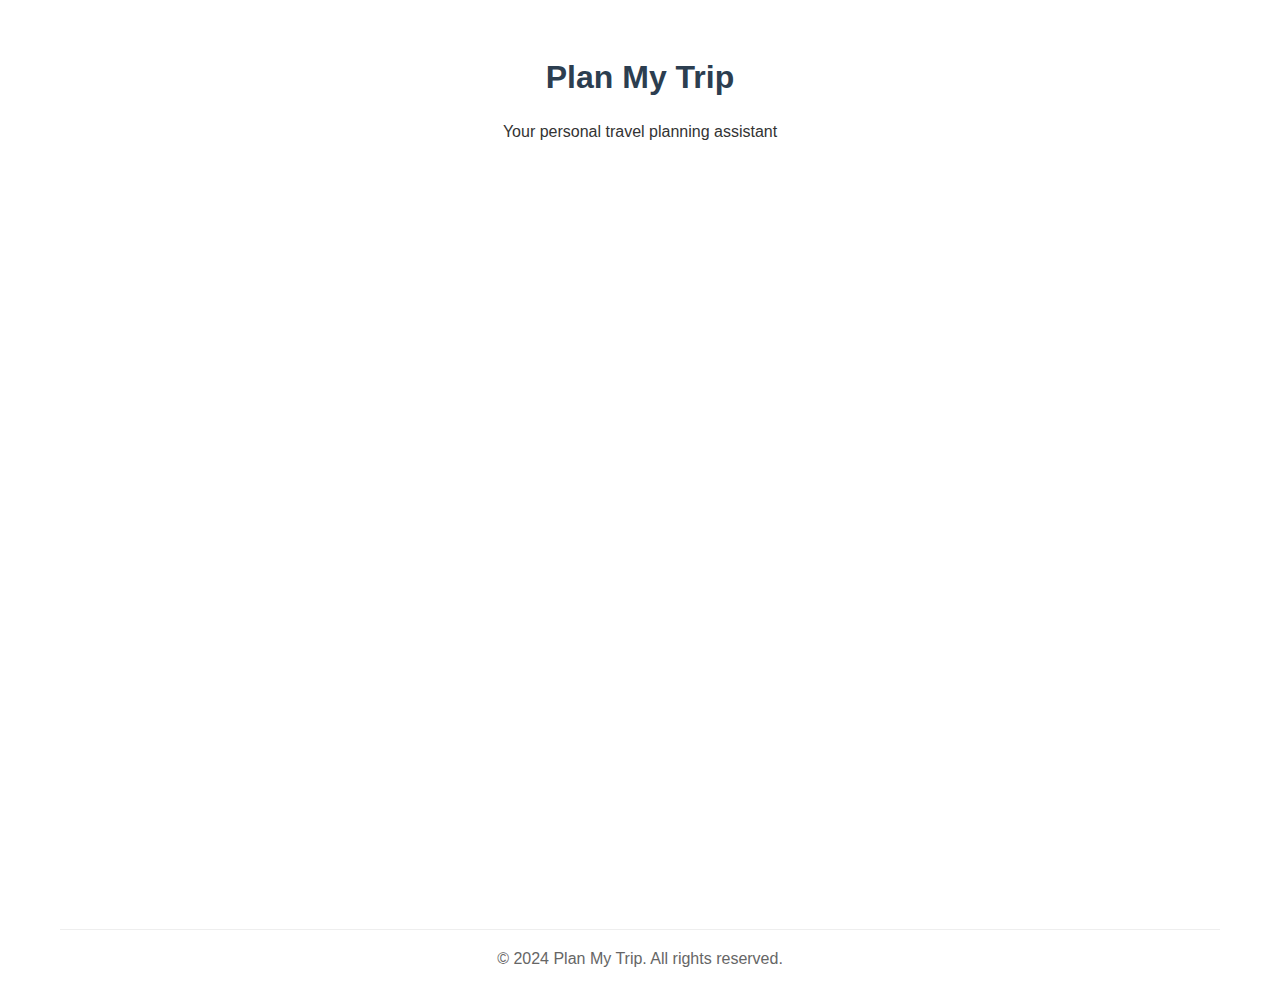
<file: index.html>
<!DOCTYPE html>
<html lang="en">
<head>
    <meta charset="UTF-8">
    <meta name="viewport" content="width=device-width, initial-scale=1.0">
    <title>Plan My Trip</title>
    <style>
        * {
            margin: 0;
            padding: 0;
            box-sizing: border-box;
        }

        body {
            font-family: 'Segoe UI', Tahoma, Geneva, Verdana, sans-serif;
            line-height: 1.6;
            color: #333;
            max-width: 1200px;
            margin: 0 auto;
            padding: 20px;
        }

        header {
            text-align: center;
            padding: 2rem 0;
        }

        h1 {
            color: #2c3e50;
            margin-bottom: 1rem;
        }

        main {
            min-height: 80vh;
        }

        footer {
            text-align: center;
            padding: 1rem 0;
            color: #666;
            border-top: 1px solid #eee;
            margin-top: 2rem;
        }
    </style>
</head>
<body>
    <header>
        <h1>Plan My Trip</h1>
        <p>Your personal travel planning assistant</p>
    </header>

    <main>
        <!-- Main content will go here -->
    </main>

    <footer>
        <p>&copy; 2024 Plan My Trip. All rights reserved.</p>
    </footer>
</body>
</html>
</file>
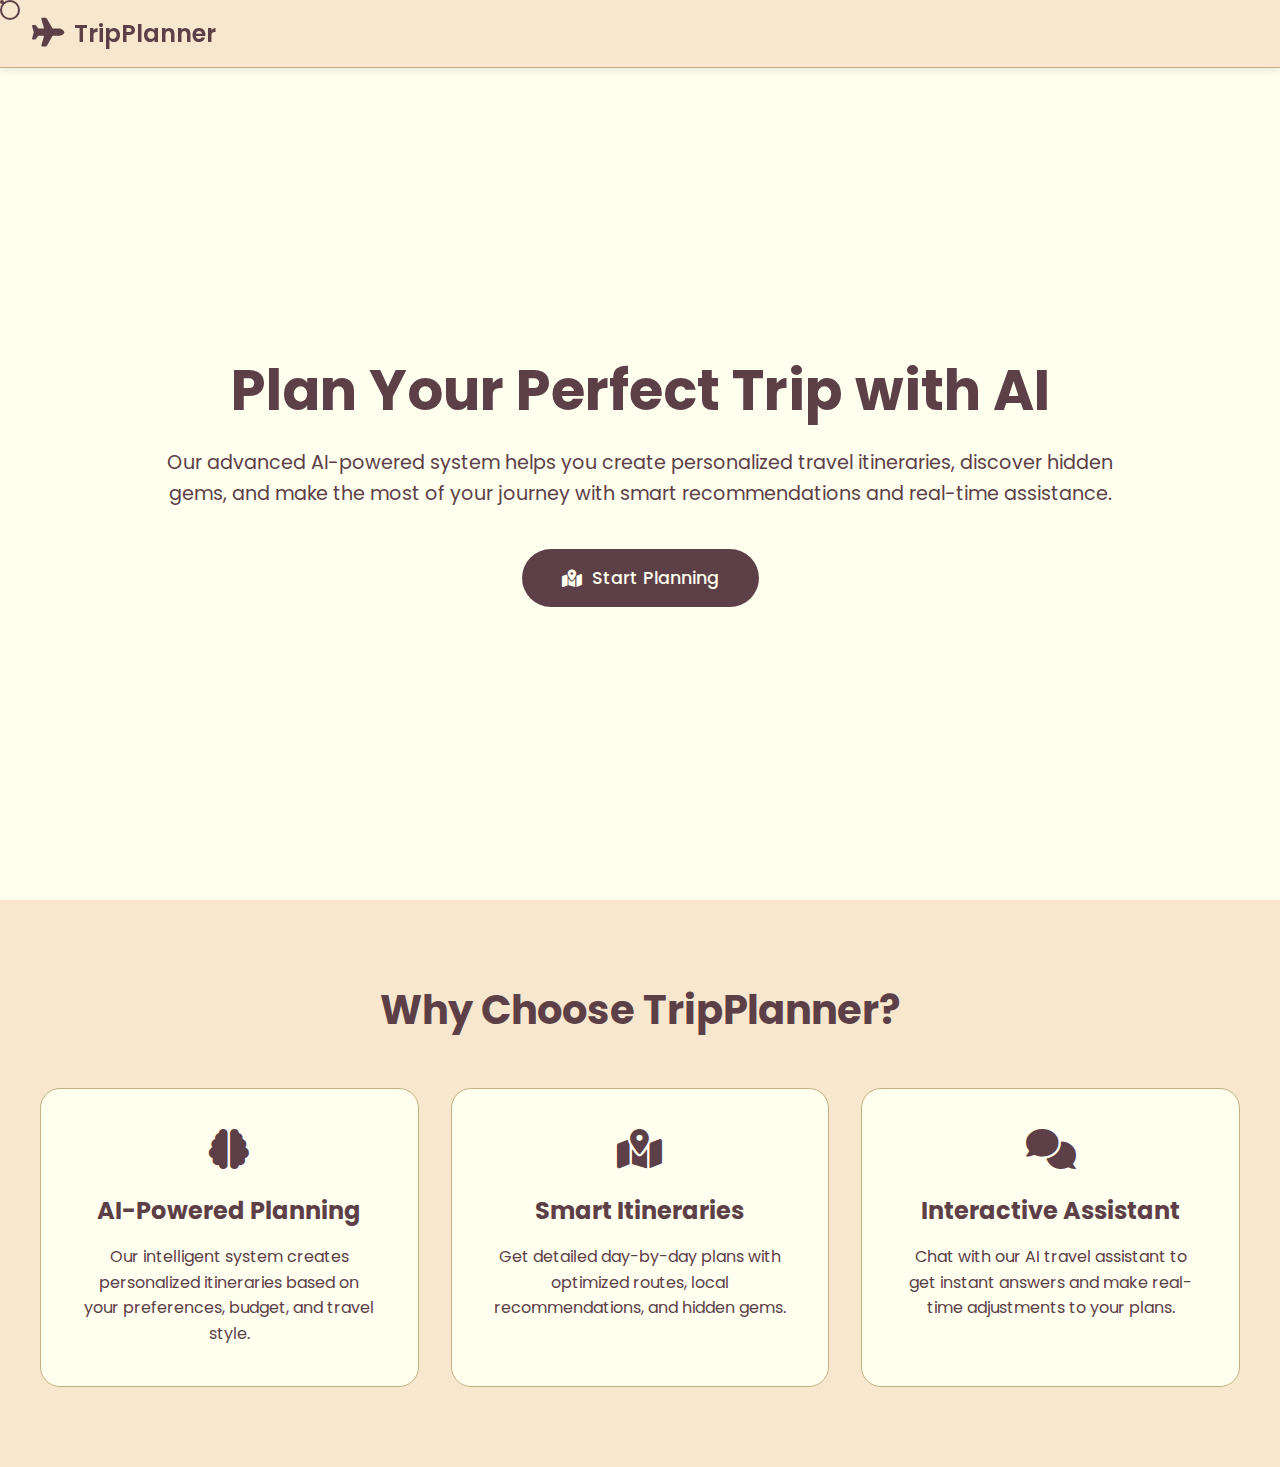
<file: Landing.html>
<!DOCTYPE html>
<html lang="en">
<head>
    <meta charset="UTF-8">
    <meta name="viewport" content="width=device-width, initial-scale=1.0">
    <title>TripPlanner - Your AI Travel Companion</title>
    <link href="https://fonts.googleapis.com/css2?family=Poppins:wght@300;400;500;600&display=swap" rel="stylesheet">
    <link rel="stylesheet" href="https://cdnjs.cloudflare.com/ajax/libs/font-awesome/6.0.0/css/all.min.css">
    <style>
        * {
            margin: 0;
            padding: 0;
            box-sizing: border-box;
            font-family: 'Poppins', sans-serif;
        }

        body {
            min-height: 100vh;
            background: #FFFFF0;
            overflow-x: hidden;
        }

        /* Custom Cursor */
        .cursor {
            width: 20px;
            height: 20px;
            border: 2px solid #5D4047;
            border-radius: 50%;
            position: fixed;
            pointer-events: none;
            z-index: 9999;
            transition: transform 0.2s ease;
        }

        .cursor-dot {
            width: 4px;
            height: 4px;
            background: #5D4047;
            border-radius: 50%;
            position: fixed;
            pointer-events: none;
            z-index: 9999;
        }

        /* Navbar Styles */
        .navbar {
            position: fixed;
            top: 0;
            left: 0;
            right: 0;
            background: #F7E7CE;
            backdrop-filter: blur(10px);
            padding: 1rem 2rem;
            display: flex;
            justify-content: space-between;
            align-items: center;
            box-shadow: 0 2px 10px rgba(0, 0, 0, 0.1);
            z-index: 1000;
            border-bottom: 1px solid #C2B280;
        }

        .navbar-brand {
            display: flex;
            align-items: center;
            gap: 10px;
            text-decoration: none;
            color: #5D4047;
            font-size: 1.5rem;
            font-weight: 600;
        }

        .navbar-brand i {
            font-size: 1.8rem;
        }

        .navbar-nav {
            display: flex;
            gap: 2rem;
            list-style: none;
        }

        .nav-item a {
            text-decoration: none;
            color: #5D4047;
            font-weight: 500;
            transition: color 0.3s ease;
            display: flex;
            align-items: center;
            gap: 5px;
        }

        .nav-item a:hover {
            color: #C2B280;
        }

        .nav-item a i {
            font-size: 1.1rem;
        }

        /* Hero Section */
        .hero {
            min-height: 100vh;
            display: flex;
            align-items: center;
            justify-content: center;
            padding: 6rem 2rem 2rem;
            position: relative;
            overflow: hidden;
        }

        .hero-content {
            text-align: center;
            max-width: 1000px;
            animation: slideUp 1s ease;
        }

        .hero h1 {
            font-size: 3.5rem;
            margin-bottom: 1.5rem;
            color: #5D4047;
            line-height: 1.2;
        }

        .hero p {
            font-size: 1.2rem;
            margin-bottom: 2.5rem;
            color: #5D4047;
            line-height: 1.6;
        }

        .cta-buttons {
            display: flex;
            gap: 1.5rem;
            justify-content: center;
        }

        .btn {
            padding: 1rem 2.5rem;
            border: none;
            border-radius: 50px;
            font-size: 1.1rem;
            font-weight: 500;
            cursor: pointer;
            transition: all 0.3s ease;
            text-decoration: none;
            display: flex;
            align-items: center;
            gap: 10px;
        }

        .btn-primary {
            background: #5D4047;
            color: #FFFFF0;
        }

        .btn-secondary {
            background: #FFFFF0;
            color: #5D4047;
            border: 2px solid #5D4047;
        }

        .btn:hover {
            transform: translateY(-3px);
            box-shadow: 0 5px 15px rgba(93, 64, 71, 0.2);
        }

        /* Features Section */
        .features {
            padding: 5rem 2rem;
            background: #F7E7CE;
        }

        .features h2 {
            text-align: center;
            color: #5D4047;
            font-size: 2.5rem;
            margin-bottom: 3rem;
        }

        .features-grid {
            display: grid;
            grid-template-columns: repeat(auto-fit, minmax(280px, 1fr));
            gap: 2rem;
            max-width: 1200px;
            margin: 0 auto;
        }

        .feature-card {
            background: #FFFFF0;
            padding: 2.5rem;
            border-radius: 20px;
            text-align: center;
            transition: all 0.3s ease;
            border: 1px solid #C2B280;
        }

        .feature-card:hover {
            transform: translateY(-10px);
            box-shadow: 0 10px 30px rgba(93, 64, 71, 0.1);
            background: #FFFFF0;
        }

        .feature-icon {
            font-size: 2.5rem;
            margin-bottom: 1.5rem;
            color: #5D4047;
        }

        .feature-card h3 {
            color: #5D4047;
            margin-bottom: 1rem;
            font-size: 1.5rem;
        }

        .feature-card p {
            color: #5D4047;
            line-height: 1.6;
        }

        /* Animations */
        @keyframes slideUp {
            from {
                opacity: 0;
                transform: translateY(50px);
            }
            to {
                opacity: 1;
                transform: translateY(0);
            }
        }

        .fade-in {
            opacity: 0;
            transform: translateY(20px);
            transition: all 0.6s ease;
        }

        .fade-in.visible {
            opacity: 1;
            transform: translateY(0);
        }

        /* Responsive Design */
        @media (max-width: 768px) {
            .hero h1 {
                font-size: 2.5rem;
            }

            .cta-buttons {
                flex-direction: column;
                gap: 1rem;
            }

            .navbar {
                padding: 1rem;
            }

            .navbar-nav {
                gap: 1rem;
            }
        }
    </style>
</head>
<body>
    <div class="cursor"></div>
    <div class="cursor-dot"></div>

    <nav class="navbar">
        <a href="/" class="navbar-brand">
            <i class="fas fa-plane"></i>
            TripPlanner
        </a>
    </nav>

    <section class="hero">
        <div class="hero-content">
            <h1>Plan Your Perfect Trip with AI</h1>
            <p>Our advanced AI-powered system helps you create personalized travel itineraries, discover hidden gems, and make the most of your journey with smart recommendations and real-time assistance.</p>
            <div class="cta-buttons">
                <a href="/trip" class="btn btn-primary">
                    <i class="fas fa-map-marked-alt"></i>
                    Start Planning
                </a>
            </div>
        </div>
    </section>

    <section class="features">
        <h2>Why Choose TripPlanner?</h2>
        <div class="features-grid">
            <div class="feature-card">
                <i class="fas fa-brain feature-icon"></i>
                <h3>AI-Powered Planning</h3>
                <p>Our intelligent system creates personalized itineraries based on your preferences, budget, and travel style.</p>
            </div>
            <div class="feature-card">
                <i class="fas fa-map-marked-alt feature-icon"></i>
                <h3>Smart Itineraries</h3>
                <p>Get detailed day-by-day plans with optimized routes, local recommendations, and hidden gems.</p>
            </div>
            <div class="feature-card">
                <i class="fas fa-comments feature-icon"></i>
                <h3>Interactive Assistant</h3>
                <p>Chat with our AI travel assistant to get instant answers and make real-time adjustments to your plans.</p>
            </div>
        </div>
    </section>

    <script>
        // Custom cursor
        const cursor = document.querySelector('.cursor');
        const cursorDot = document.querySelector('.cursor-dot');

        document.addEventListener('mousemove', (e) => {
            cursor.style.left = e.clientX + 'px';
            cursor.style.top = e.clientY + 'px';
            cursorDot.style.left = e.clientX + 'px';
            cursorDot.style.top = e.clientY + 'px';
        });

        // Click animation
        document.addEventListener('click', (e) => {
            const bubble = document.createElement('div');
            bubble.className = 'click-bubble';
            bubble.style.left = e.clientX + 'px';
            bubble.style.top = e.clientY + 'px';
            document.body.appendChild(bubble);
            setTimeout(() => bubble.remove(), 600);
        });

        // Intersection Observer for fade-in animations
        const observer = new IntersectionObserver((entries) => {
            entries.forEach(entry => {
                if (entry.isIntersecting) {
                    entry.target.classList.add('visible');
                }
            });
        });

        document.querySelectorAll('.feature-card').forEach((card) => {
            observer.observe(card);
        });
    </script>
</body>
</html>
</file>
